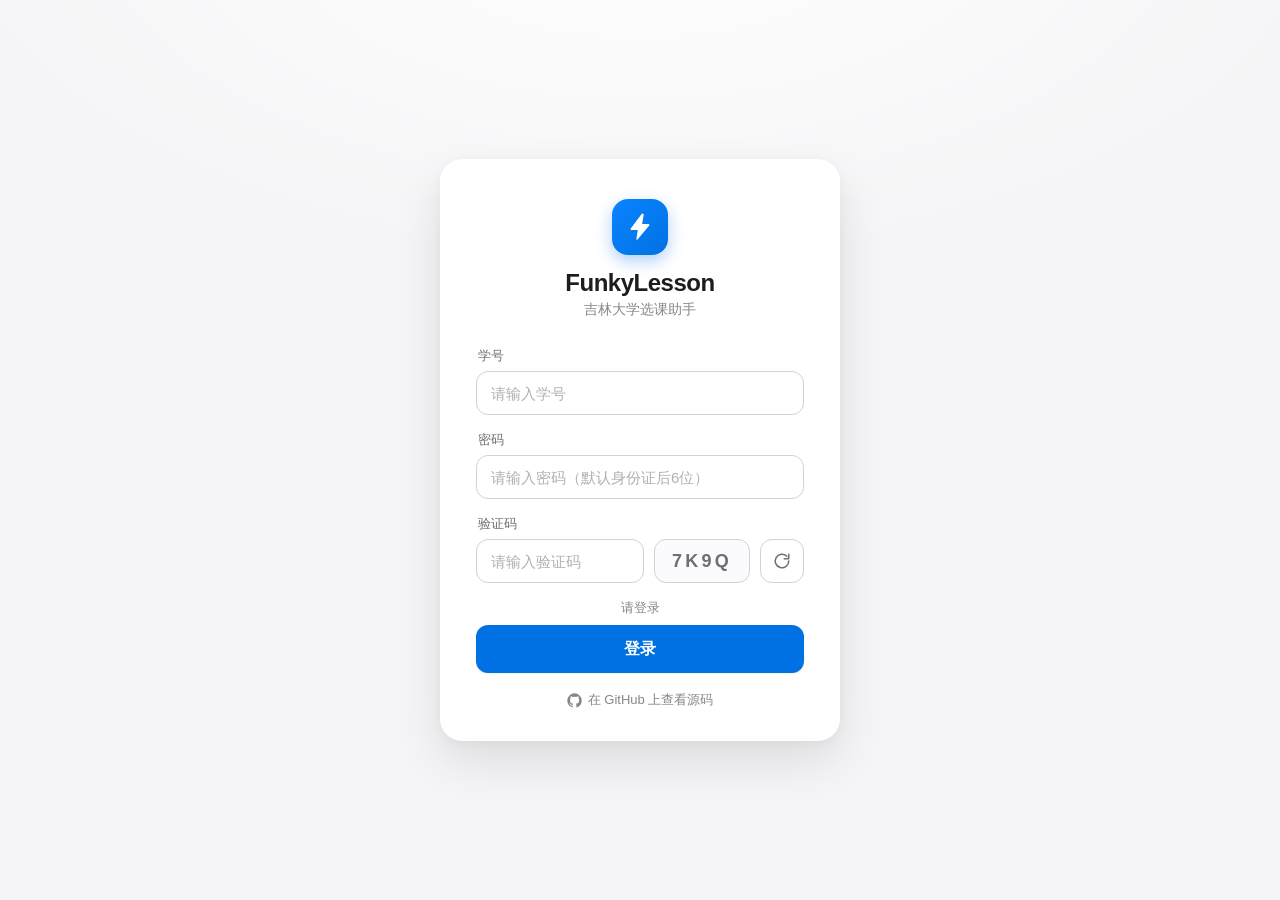
<file: design/auth/login.html>
<!-- @dsCard group="Auth" name="Login — Apple style" -->
<!doctype html>
<html lang="zh-CN">
<head>
<meta charset="utf-8" />
<meta name="viewport" content="width=device-width, initial-scale=1" />
<title>FunkyLesson · 登录</title>
<style>
  :root {
    --bg: #f5f5f7;
    --surface: #ffffff;
    --fg: #1d1d1f;
    --fg-secondary: #6e6e73;
    --fg-tertiary: #86868b;
    --accent: #0071e3;
    --accent-hover: #0077ed;
    --accent-active: #006edb;
    --border: #d2d2d7;
    --border-strong: #c7c7cc;
    --ring: rgba(0, 113, 227, 0.28);
    --radius-field: 12px;
    --radius-card: 22px;
    --shadow-card: 0 20px 48px rgba(0, 0, 0, 0.10), 0 2px 8px rgba(0, 0, 0, 0.04);
    --font: -apple-system, BlinkMacSystemFont, "SF Pro Display", "SF Pro Text",
      "Helvetica Neue", "PingFang SC", "Microsoft YaHei", sans-serif;
    --ease: cubic-bezier(0.4, 0, 0.2, 1);
  }
  * { box-sizing: border-box; }
  html, body { height: 100%; }
  body {
    margin: 0;
    font-family: var(--font);
    color: var(--fg);
    background: var(--bg);
    background-image: radial-gradient(1200px 600px at 50% -10%, #ffffff 0%, rgba(255, 255, 255, 0) 60%);
    display: flex;
    align-items: center;
    justify-content: center;
    padding: 24px;
    -webkit-font-smoothing: antialiased;
    text-rendering: optimizeLegibility;
  }
  .card {
    width: 100%;
    max-width: 400px;
    background: var(--surface);
    border-radius: var(--radius-card);
    box-shadow: var(--shadow-card);
    padding: 40px 36px 32px;
    animation: rise 0.5s var(--ease) both;
  }
  @keyframes rise {
    from { opacity: 0; transform: translateY(8px) scale(0.98); }
    to { opacity: 1; transform: none; }
  }
  .brand { text-align: center; margin-bottom: 28px; }
  .brand__mark {
    width: 56px;
    height: 56px;
    margin: 0 auto 14px;
    border-radius: 16px;
    display: grid;
    place-items: center;
    color: #fff;
    background: linear-gradient(135deg, #0a84ff, #0071e3);
    box-shadow: 0 6px 16px rgba(0, 113, 227, 0.32);
  }
  .brand__mark svg { width: 30px; height: 30px; }
  .brand__name { font-size: 24px; font-weight: 600; letter-spacing: -0.02em; }
  .brand__sub { font-size: 14px; color: var(--fg-tertiary); margin-top: 4px; }
  .field { margin-bottom: 16px; display: block; }
  .field__label {
    display: block;
    font-size: 13px;
    font-weight: 500;
    color: var(--fg-secondary);
    margin: 0 0 6px 2px;
  }
  .input {
    width: 100%;
    height: 44px;
    padding: 0 14px;
    font-size: 15px;
    color: var(--fg);
    background: var(--surface);
    border: 1px solid var(--border);
    border-radius: var(--radius-field);
    outline: none;
    font-family: inherit;
    transition: border-color 0.15s var(--ease), box-shadow 0.15s var(--ease);
  }
  .input::placeholder { color: #b0b0b6; }
  .input:hover { border-color: var(--border-strong); }
  .input:focus { border-color: var(--accent); box-shadow: 0 0 0 4px var(--ring); }
  .captcha-row {
    display: grid;
    grid-template-columns: 1fr 96px 44px;
    gap: 10px;
    align-items: center;
  }
  .captcha-img {
    height: 44px;
    border: 1px solid var(--border);
    border-radius: var(--radius-field);
    display: grid;
    place-items: center;
    background: #fbfbfd;
    color: var(--fg-secondary);
    font: 600 18px/1 var(--font);
    letter-spacing: 0.18em;
    user-select: none;
    overflow: hidden;
  }
  .captcha-refresh {
    height: 44px;
    width: 44px;
    border: 1px solid var(--border);
    border-radius: var(--radius-field);
    background: var(--surface);
    color: var(--fg-secondary);
    display: grid;
    place-items: center;
    cursor: pointer;
    transition: background 0.15s, border-color 0.15s, transform 0.25s var(--ease);
  }
  .captcha-refresh:hover { background: #f5f5f7; border-color: var(--border-strong); }
  .captcha-refresh:active { transform: rotate(-90deg); }
  .captcha-refresh svg { width: 18px; height: 18px; }
  .status { min-height: 18px; font-size: 13px; color: var(--fg-tertiary); text-align: center; margin: 14px 0 8px; }
  .btn {
    width: 100%;
    height: 48px;
    border: none;
    border-radius: var(--radius-field);
    background: var(--accent);
    color: #fff;
    font-size: 16px;
    font-weight: 600;
    font-family: inherit;
    cursor: pointer;
    box-shadow: 0 1px 2px rgba(0, 0, 0, 0.06);
    transition: background 0.15s var(--ease), transform 0.12s var(--ease), box-shadow 0.15s;
  }
  .btn:hover { background: var(--accent-hover); }
  .btn:active { transform: scale(0.985); background: var(--accent-active); }
  .btn:focus-visible { box-shadow: 0 0 0 4px var(--ring); }
  .gh {
    display: flex;
    align-items: center;
    justify-content: center;
    gap: 6px;
    margin-top: 18px;
    font-size: 13px;
    color: var(--fg-tertiary);
    text-decoration: none;
  }
  .gh:hover { color: var(--fg-secondary); }
  .gh svg { width: 15px; height: 15px; }
  @media (prefers-reduced-motion: reduce) {
    * { animation: none !important; transition: none !important; }
  }
</style>
</head>
<body>
  <main class="card">
    <div class="brand">
      <div class="brand__mark" aria-hidden="true">
        <svg viewBox="0 0 24 24" fill="none"><path d="M13 2 4.6 13.2a.8.8 0 0 0 .64 1.28H10.2l-1.1 7.2a.5.5 0 0 0 .9.38L19.4 10.8a.8.8 0 0 0-.64-1.28H13.7L14.9 2.6A.5.5 0 0 0 13 2Z" fill="currentColor"/></svg>
      </div>
      <div class="brand__name">FunkyLesson</div>
      <div class="brand__sub">吉林大学选课助手</div>
    </div>

    <label class="field">
      <span class="field__label">学号</span>
      <input class="input" type="text" inputmode="numeric" autocomplete="username" placeholder="请输入学号" />
    </label>

    <label class="field">
      <span class="field__label">密码</span>
      <input class="input" type="password" autocomplete="current-password" placeholder="请输入密码（默认身份证后6位）" />
    </label>

    <div class="field">
      <span class="field__label">验证码</span>
      <div class="captcha-row">
        <input class="input" type="text" maxlength="4" autocomplete="off" placeholder="请输入验证码" />
        <div class="captcha-img" role="img" aria-label="验证码图片">7K9Q</div>
        <button class="captcha-refresh" type="button" aria-label="刷新验证码" title="刷新验证码">
          <svg viewBox="0 0 24 24" fill="none" stroke="currentColor" stroke-width="2" stroke-linecap="round" stroke-linejoin="round"><path d="M21 12a9 9 0 1 1-2.64-6.36"/><path d="M21 3v6h-6"/></svg>
        </button>
      </div>
    </div>

    <p class="status">请登录</p>

    <button class="btn" type="button">登录</button>

    <a class="gh" href="https://github.com/Islatri/funky-lesson">
      <svg viewBox="0 0 24 24" fill="currentColor" aria-hidden="true"><path d="M12 .5A11.5 11.5 0 0 0 .5 12a11.5 11.5 0 0 0 7.86 10.92c.58.1.79-.25.79-.56v-2c-3.2.7-3.88-1.37-3.88-1.37-.53-1.34-1.3-1.7-1.3-1.7-1.06-.72.08-.71.08-.71 1.17.08 1.79 1.2 1.79 1.2 1.04 1.78 2.73 1.27 3.4.97.1-.76.41-1.27.74-1.56-2.55-.29-5.24-1.28-5.24-5.7 0-1.26.45-2.29 1.19-3.1-.12-.29-.52-1.46.11-3.05 0 0 .97-.31 3.18 1.18a11 11 0 0 1 5.8 0c2.2-1.49 3.17-1.18 3.17-1.18.63 1.59.23 2.76.11 3.05.74.81 1.19 1.84 1.19 3.1 0 4.43-2.7 5.4-5.27 5.69.42.36.79 1.07.79 2.16v3.2c0 .31.21.67.8.56A11.5 11.5 0 0 0 23.5 12 11.5 11.5 0 0 0 12 .5Z"/></svg>
      <span>在 GitHub 上查看源码</span>
    </a>
  </main>
</body>
</html>
</file>
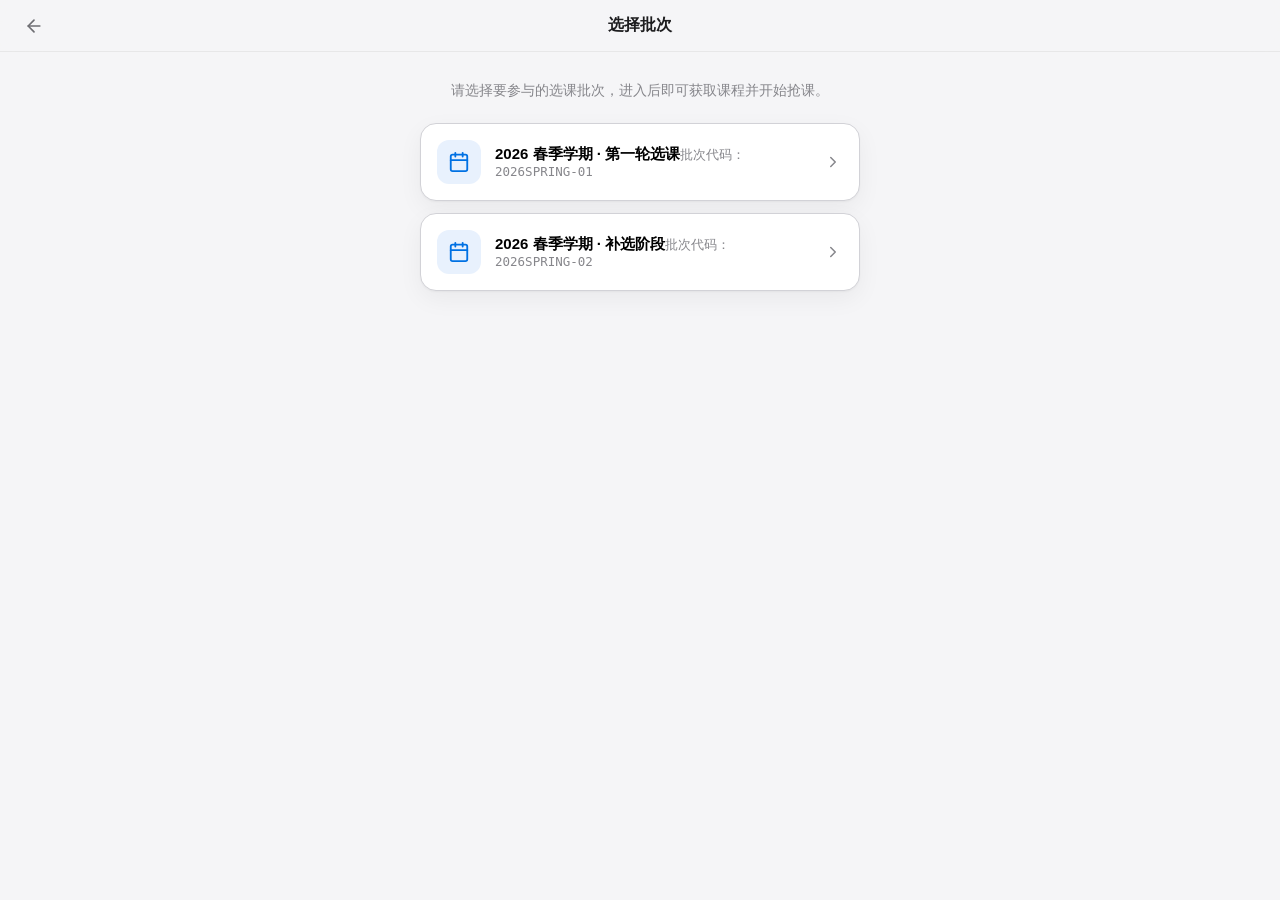
<file: design/screens/batch-select.html>
<!-- @dsCard group="Screens" name="批次选择 — Apple style" -->
<!doctype html>
<html lang="zh-CN">
<head>
<meta charset="utf-8" />
<meta name="viewport" content="width=device-width, initial-scale=1" />
<title>FunkyLesson · 选择批次</title>
<style>
  :root {
    --bg: #f5f5f7; --surface: #ffffff;
    --fg: #1d1d1f; --fg-secondary: #6e6e73; --fg-tertiary: #86868b;
    --accent: #0071e3; --accent-soft: #e8f1fd;
    --border: #d2d2d7; --border-strong: #c7c7cc;
    --ring: rgba(0,113,227,.28);
    --radius-field: 12px; --radius-card: 16px;
    --shadow-row: 0 1px 2px rgba(0,0,0,.04), 0 8px 24px rgba(0,0,0,.05);
    --font: -apple-system, BlinkMacSystemFont, "SF Pro Display","SF Pro Text","Helvetica Neue","PingFang SC","Microsoft YaHei",sans-serif;
    --mono: ui-monospace, SFMono-Regular, "SF Mono", Menlo, monospace;
    --ease: cubic-bezier(.4,0,.2,1);
  }
  * { box-sizing: border-box; }
  body { margin:0; font-family:var(--font); color:var(--fg); background:var(--bg);
    -webkit-font-smoothing:antialiased; min-height:100vh; }
  .appbar { position:sticky; top:0; display:grid; grid-template-columns:40px 1fr 40px;
    align-items:center; height:52px; padding:0 16px;
    background:rgba(245,245,247,.8); backdrop-filter:saturate(180%) blur(20px);
    border-bottom:1px solid rgba(0,0,0,.06); }
  .icon-btn { width:36px; height:36px; border:none; background:transparent; color:var(--fg-secondary);
    border-radius:10px; display:grid; place-items:center; cursor:pointer; transition:background .15s; }
  .icon-btn:hover { background:rgba(0,0,0,.05); }
  .icon-btn svg { width:20px; height:20px; }
  .appbar__title { text-align:center; font-size:16px; font-weight:600; letter-spacing:-.01em; }
  .wrap { max-width:480px; margin:0 auto; padding:28px 20px 40px; }
  .hint { font-size:14px; color:var(--fg-tertiary); text-align:center; margin:0 0 22px; line-height:1.5; }
  .list { display:flex; flex-direction:column; gap:12px; }
  .batch {
    display:grid; grid-template-columns:44px 1fr 20px; gap:14px; align-items:center;
    width:100%; text-align:left; padding:16px; background:var(--surface);
    border:1px solid var(--border); border-radius:var(--radius-card); cursor:pointer;
    box-shadow:var(--shadow-row); transition:transform .18s var(--ease), border-color .15s, box-shadow .18s;
  }
  .batch:hover { transform:translateY(-1px); border-color:var(--accent); box-shadow:0 2px 4px rgba(0,0,0,.05), 0 12px 28px rgba(0,113,227,.12); }
  .batch__icon { width:44px; height:44px; border-radius:12px; display:grid; place-items:center;
    background:var(--accent-soft); color:var(--accent); }
  .batch__icon svg { width:22px; height:22px; }
  .batch__name { font-size:15px; font-weight:600; }
  .batch__code { font-size:12.5px; color:var(--fg-tertiary); margin-top:3px; }
  .batch__code .mono { font-family:var(--mono); }
  .batch__go { color:var(--fg-tertiary); display:grid; place-items:center; }
  .batch__go svg { width:18px; height:18px; }
  @media (prefers-reduced-motion: reduce) { * { transition:none !important; } }
</style>
</head>
<body>
  <div class="appbar">
    <button class="icon-btn" aria-label="返回"><svg viewBox="0 0 24 24" fill="none" stroke="currentColor" stroke-width="2" stroke-linecap="round" stroke-linejoin="round"><path d="M19 12H5"/><path d="m12 19-7-7 7-7"/></svg></button>
    <div class="appbar__title">选择批次</div>
    <span></span>
  </div>
  <main class="wrap">
    <p class="hint">请选择要参与的选课批次，进入后即可获取课程并开始抢课。</p>
    <div class="list">
      <button class="batch">
        <span class="batch__icon"><svg viewBox="0 0 24 24" fill="none" stroke="currentColor" stroke-width="2" stroke-linecap="round" stroke-linejoin="round"><rect x="3" y="4" width="18" height="18" rx="2"/><path d="M16 2v4M8 2v4M3 10h18"/></svg></span>
        <span><span class="batch__name">2026 春季学期 · 第一轮选课</span><span class="batch__code">批次代码：<span class="mono">2026SPRING-01</span></span></span>
        <span class="batch__go"><svg viewBox="0 0 24 24" fill="none" stroke="currentColor" stroke-width="2" stroke-linecap="round" stroke-linejoin="round"><path d="m9 18 6-6-6-6"/></svg></span>
      </button>
      <button class="batch">
        <span class="batch__icon"><svg viewBox="0 0 24 24" fill="none" stroke="currentColor" stroke-width="2" stroke-linecap="round" stroke-linejoin="round"><rect x="3" y="4" width="18" height="18" rx="2"/><path d="M16 2v4M8 2v4M3 10h18"/></svg></span>
        <span><span class="batch__name">2026 春季学期 · 补选阶段</span><span class="batch__code">批次代码：<span class="mono">2026SPRING-02</span></span></span>
        <span class="batch__go"><svg viewBox="0 0 24 24" fill="none" stroke="currentColor" stroke-width="2" stroke-linecap="round" stroke-linejoin="round"><path d="m9 18 6-6-6-6"/></svg></span>
      </button>
    </div>
  </main>
</body>
</html>
</file>
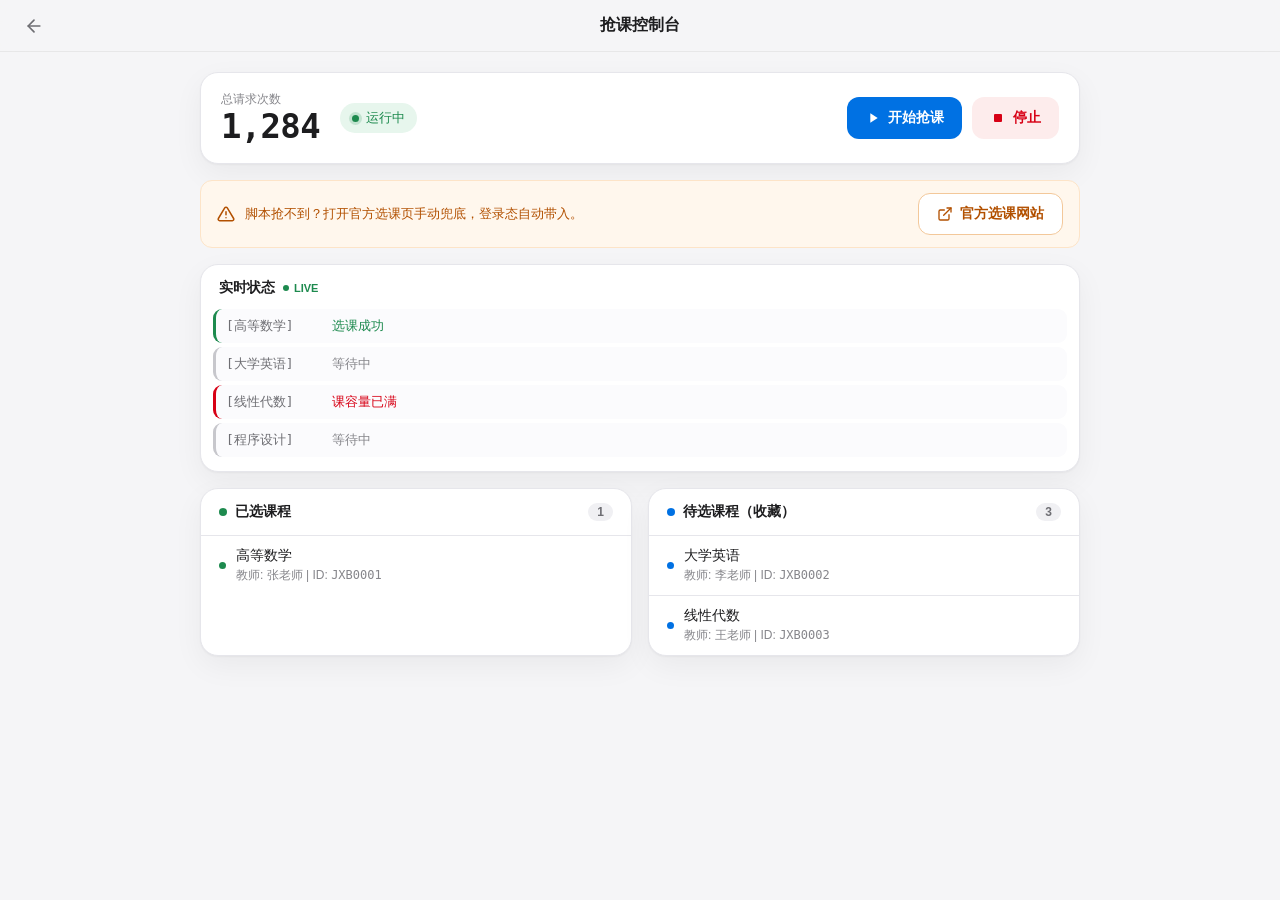
<file: design/screens/console.html>
<!-- @dsCard group="Screens" name="抢课控制台 — Apple style" -->
<!doctype html>
<html lang="zh-CN">
<head>
<meta charset="utf-8" />
<meta name="viewport" content="width=device-width, initial-scale=1" />
<title>FunkyLesson · 抢课控制台</title>
<style>
  :root {
    --bg: #f5f5f7; --surface: #ffffff; --surface-inset: #fbfbfd;
    --fg: #1d1d1f; --fg-secondary: #6e6e73; --fg-tertiary: #86868b;
    --accent: #0071e3; --accent-hover: #0077ed;
    --success: #1d8a4e; --success-soft: #e7f6ed;
    --danger: #d70015; --danger-soft: #fdecec;
    --warning: #b25000;
    --border: #d2d2d7; --border-soft: #e6e6eb;
    --ring: rgba(0,113,227,.28);
    --radius-field: 12px; --radius-card: 18px;
    --shadow-card: 0 1px 2px rgba(0,0,0,.04), 0 10px 30px rgba(0,0,0,.05);
    --font: -apple-system, BlinkMacSystemFont, "SF Pro Display","SF Pro Text","Helvetica Neue","PingFang SC","Microsoft YaHei",sans-serif;
    --mono: ui-monospace, SFMono-Regular, "SF Mono", Menlo, monospace;
    --ease: cubic-bezier(.4,0,.2,1);
  }
  * { box-sizing: border-box; }
  body { margin:0; font-family:var(--font); color:var(--fg); background:var(--bg);
    -webkit-font-smoothing:antialiased; min-height:100vh; }
  .appbar { position:sticky; top:0; z-index:5; display:grid; grid-template-columns:40px 1fr 40px;
    align-items:center; height:52px; padding:0 16px;
    background:rgba(245,245,247,.8); backdrop-filter:saturate(180%) blur(20px);
    border-bottom:1px solid rgba(0,0,0,.06); }
  .icon-btn { width:36px; height:36px; border:none; background:transparent; color:var(--fg-secondary);
    border-radius:10px; display:grid; place-items:center; }
  .icon-btn svg { width:20px; height:20px; }
  .appbar__title { text-align:center; font-size:16px; font-weight:600; letter-spacing:-.01em; }
  .wrap { max-width:920px; margin:0 auto; padding:20px 20px 40px; display:flex; flex-direction:column; gap:16px; }
  .card { background:var(--surface); border:1px solid var(--border-soft); border-radius:var(--radius-card); box-shadow:var(--shadow-card); }
  /* control bar */
  .control { display:flex; align-items:center; gap:20px; padding:18px 20px; flex-wrap:wrap; }
  .stat__label { font-size:12px; color:var(--fg-tertiary); }
  .stat__value { font-size:34px; font-weight:600; font-family:var(--mono); letter-spacing:-.02em; line-height:1.1; font-variant-numeric:tabular-nums; }
  .pill { display:inline-flex; align-items:center; gap:7px; padding:6px 12px; border-radius:999px;
    font-size:13px; font-weight:500; background:var(--success-soft); color:var(--success); }
  .pill .dot { width:7px; height:7px; border-radius:50%; background:currentColor; box-shadow:0 0 0 3px rgba(29,138,78,.18); }
  .spacer { flex:1; }
  .actions { display:flex; gap:10px; }
  .btn { height:42px; padding:0 18px; border:none; border-radius:var(--radius-field); font-size:14px; font-weight:600;
    font-family:inherit; cursor:pointer; display:inline-flex; align-items:center; gap:7px; transition:background .15s, transform .12s var(--ease); }
  .btn svg { width:16px; height:16px; }
  .btn--primary { background:var(--accent); color:#fff; }
  .btn--primary:hover { background:var(--accent-hover); }
  .btn--danger { background:var(--danger-soft); color:var(--danger); }
  .btn:active { transform:scale(.985); }
  .btn--ghost { background:transparent; color:var(--accent); border:1px solid var(--border); }
  .btn--ghost:hover { background:#f0f6fe; border-color:var(--accent); }
  /* fallback strip */
  .fallback { display:flex; align-items:center; gap:10px; padding:12px 16px; margin:0;
    background:#fff7ed; border:1px solid #fde4c8; border-radius:var(--radius-field); color:var(--warning); font-size:13px; }
  .fallback .grow { flex:1; }
  .fallback .btn--ghost { color:var(--warning); border-color:#f3c89a; background:#fff; }
  .fallback .btn--ghost:hover { background:#fffaf3; }
  /* log */
  .log__head { display:flex; align-items:center; gap:8px; padding:14px 18px 8px; }
  .log__title { font-size:14px; font-weight:600; }
  .live { display:inline-flex; align-items:center; gap:5px; font-size:11px; font-weight:600; color:var(--success); }
  .live i { width:6px; height:6px; border-radius:50%; background:var(--success); animation:pulse 1.4s infinite; }
  @keyframes pulse { 0%,100%{opacity:1} 50%{opacity:.3} }
  .log__body { padding:4px 12px 14px; display:flex; flex-direction:column; gap:4px; }
  .row { display:flex; gap:10px; align-items:baseline; padding:8px 10px; border-radius:9px; background:var(--surface-inset);
    border-left:3px solid var(--border); font-size:13px; }
  .row .tag { font-family:var(--mono); color:var(--fg-secondary); min-width:96px; }
  .row.ok { border-left-color:var(--success); } .row.ok .msg { color:var(--success); }
  .row.wait { border-left-color:#c7c7cc; } .row.wait .msg { color:var(--fg-tertiary); }
  .row.err { border-left-color:var(--danger); } .row.err .msg { color:var(--danger); }
  /* course grid */
  .grid { display:grid; grid-template-columns:1fr 1fr; gap:16px; }
  .ccard__head { display:flex; align-items:center; gap:8px; padding:14px 18px; border-bottom:1px solid var(--border-soft); }
  .ccard__head h4 { margin:0; font-size:14px; font-weight:600; }
  .ccard__head .dot { width:8px; height:8px; border-radius:50%; }
  .dot.green { background:var(--success); } .dot.blue { background:var(--accent); }
  .badge { margin-left:auto; font-size:12px; font-weight:600; color:var(--fg-secondary); background:#f0f0f3; border-radius:999px; padding:2px 9px; }
  .crow { display:flex; gap:10px; align-items:center; padding:11px 18px; border-bottom:1px solid var(--border-soft); }
  .crow:last-child { border-bottom:none; }
  .pip { width:7px; height:7px; border-radius:50%; flex:none; } .pip.green{background:var(--success);} .pip.blue{background:var(--accent);}
  .cname { font-size:14px; font-weight:500; } .cmeta { font-size:12px; color:var(--fg-tertiary); margin-top:2px; }
  .cmeta .mono { font-family:var(--mono); }
  @media (max-width:720px){ .grid{ grid-template-columns:1fr; } }
  @media (prefers-reduced-motion: reduce){ *{ animation:none!important; transition:none!important; } }
</style>
</head>
<body>
  <div class="appbar">
    <button class="icon-btn" aria-label="返回"><svg viewBox="0 0 24 24" fill="none" stroke="currentColor" stroke-width="2" stroke-linecap="round" stroke-linejoin="round"><path d="M19 12H5"/><path d="m12 19-7-7 7-7"/></svg></button>
    <div class="appbar__title">抢课控制台</div>
    <span></span>
  </div>
  <main class="wrap">
    <section class="card control">
      <div><div class="stat__label">总请求次数</div><div class="stat__value">1,284</div></div>
      <span class="pill"><span class="dot"></span>运行中</span>
      <span class="spacer"></span>
      <div class="actions">
        <button class="btn btn--primary"><svg viewBox="0 0 24 24" fill="currentColor"><path d="M8 5v14l11-7z"/></svg>开始抢课</button>
        <button class="btn btn--danger"><svg viewBox="0 0 24 24" fill="currentColor"><rect x="6" y="6" width="12" height="12" rx="1.5"/></svg>停止</button>
      </div>
    </section>

    <!-- 新功能占位：脚本兜底入口 -->
    <div class="fallback">
      <svg viewBox="0 0 24 24" width="18" height="18" fill="none" stroke="currentColor" stroke-width="2" stroke-linecap="round" stroke-linejoin="round"><path d="M12 9v4M12 17h.01"/><path d="M10.29 3.86 1.82 18a2 2 0 0 0 1.71 3h16.94a2 2 0 0 0 1.71-3L13.71 3.86a2 2 0 0 0-3.42 0z"/></svg>
      <span class="grow">脚本抢不到？打开官方选课页手动兜底，登录态自动带入。</span>
      <button class="btn btn--ghost"><svg viewBox="0 0 24 24" fill="none" stroke="currentColor" stroke-width="2" stroke-linecap="round" stroke-linejoin="round"><path d="M15 3h6v6"/><path d="M10 14 21 3"/><path d="M18 13v6a2 2 0 0 1-2 2H5a2 2 0 0 1-2-2V8a2 2 0 0 1 2-2h6"/></svg>官方选课网站</button>
    </div>

    <section class="card">
      <div class="log__head"><span class="log__title">实时状态</span><span class="live"><i></i>LIVE</span></div>
      <div class="log__body">
        <div class="row ok"><span class="tag">[高等数学]</span><span class="msg">选课成功</span></div>
        <div class="row wait"><span class="tag">[大学英语]</span><span class="msg">等待中</span></div>
        <div class="row err"><span class="tag">[线性代数]</span><span class="msg">课容量已满</span></div>
        <div class="row wait"><span class="tag">[程序设计]</span><span class="msg">等待中</span></div>
      </div>
    </section>

    <section class="grid">
      <div class="card">
        <div class="ccard__head"><span class="dot green"></span><h4>已选课程</h4><span class="badge">1</span></div>
        <div class="crow"><span class="pip green"></span><div><div class="cname">高等数学</div><div class="cmeta">教师: 张老师 | ID: <span class="mono">JXB0001</span></div></div></div>
      </div>
      <div class="card">
        <div class="ccard__head"><span class="dot blue"></span><h4>待选课程（收藏）</h4><span class="badge">3</span></div>
        <div class="crow"><span class="pip blue"></span><div><div class="cname">大学英语</div><div class="cmeta">教师: 李老师 | ID: <span class="mono">JXB0002</span></div></div></div>
        <div class="crow"><span class="pip blue"></span><div><div class="cname">线性代数</div><div class="cmeta">教师: 王老师 | ID: <span class="mono">JXB0003</span></div></div></div>
      </div>
    </section>
  </main>
</body>
</html>
</file>
